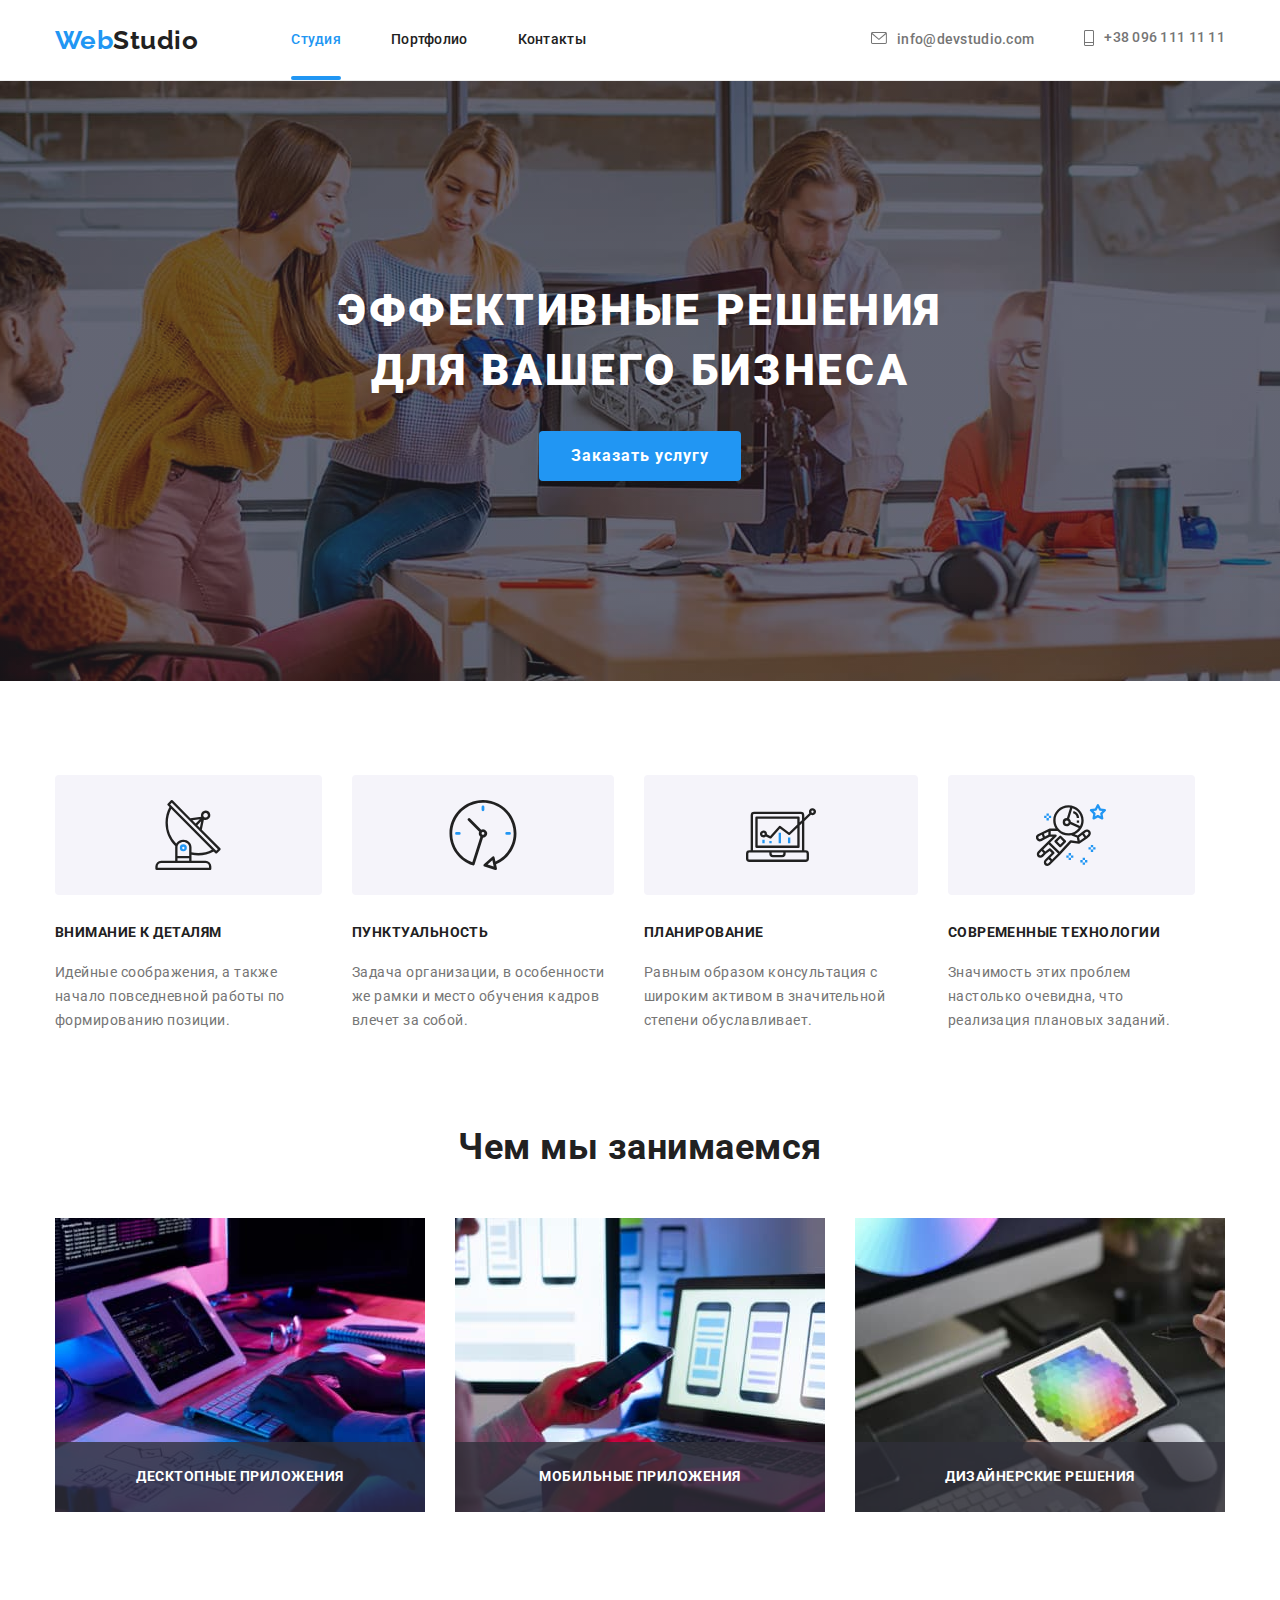
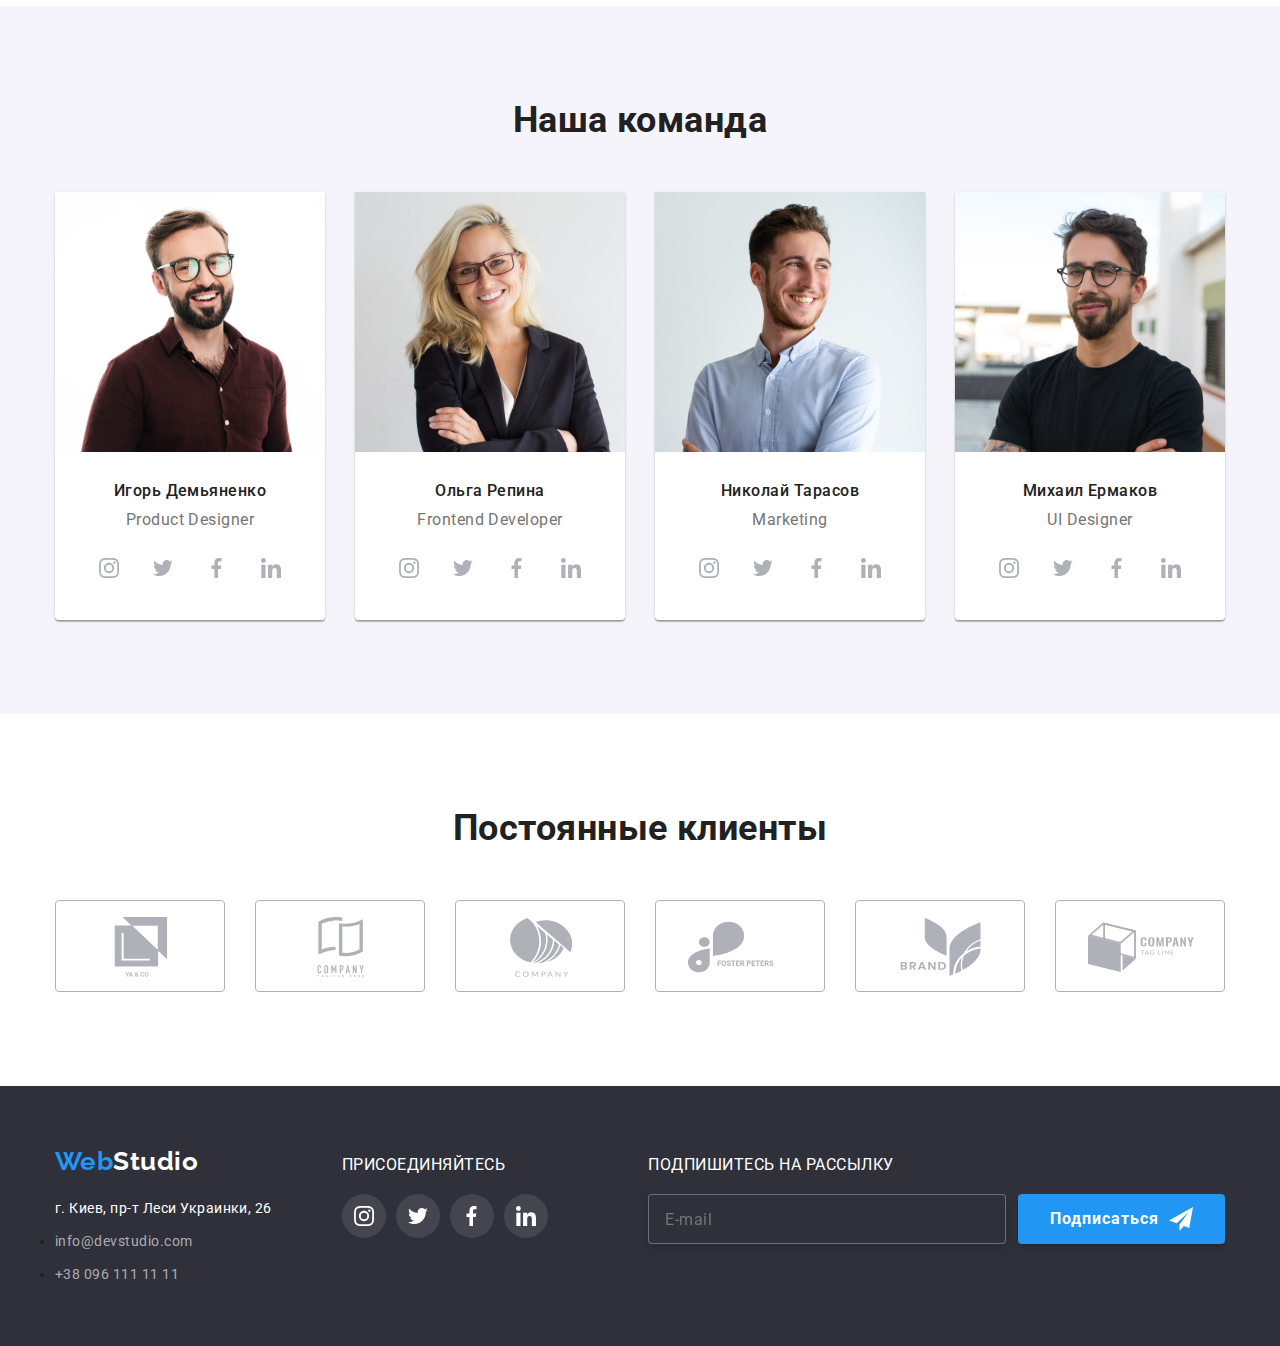
<file: index.html>
<!DOCTYPE html>
<html lang="ru">
<head>
    <meta charset="UTF-8">
    <title>Document</title>
    <link href="https://fonts.googleapis.com/css2?family=Raleway:wght@700&family=Roboto:wght@400;500;700;900&display=swap" rel="stylesheet"/>
    <link href="https://cdnjs.cloudflare.com/ajax/libs/modern-normalize/1.1.0/modern-normalize.min.css" rel="stylesheet"/>
    <link rel="stylesheet" href="./css/main.min.css"/>
</head>
<body>
    <!-- ===========шапка начало=========== -->
    <header class="page-header">
        <div class="page-header__nav contener">
            <nav class="nav">      
                <a href="./index.html" class="nav__logo"> 
                    <span class="nav__logo-web">Web</span>Studio
                </a>
                <ul class="site-nav">
                    <li class="site-nav__item"><a class="site-nav__link site-nav__link--current" href="./index.html" >Студия</a></li>
                    <li class="site-nav__item"><a class="site-nav__link" href="./portfolio.html" >Портфолио</a></li>
                    <li class="site-nav__item"><a class="site-nav__link" href="" >Контакты</a></li>
                </ul>
            </nav>
                <ul class="contact">
                    <li class="contact__item"><a href="mailto:info@devstudio.com" class="contact__link" lang="en">
                        <svg class="contact__icon">
                            <use href="./images/symbol-defs.svg#icon-email"></use>
                        </svg>
                        info@devstudio.com</a></li>
                    <li class="contact__item"><a href="tel:+380961111111" class="contact__link">
                        <svg class="contact__icons">
                            <use href="./images/symbol-defs.svg#icon-tel"></use>
                        </svg>
                        +38 096 111 11 11</a></li>
                </ul>
        </div>
    </header> 
    <!-- ===========шапка конец=========== -->
    <main>
    <!-- ===========Секция герой начало=========== -->
    <section class="hero">
        <div class="contener">
            <h1 class="hero__title">Эффективные решения</br> для вашего бизнеса</h1>
            <button class="hero__button" data-modal-open type="button">Заказать услугу</button>
        </div>
        </section>
    <!-- ===========Секция герой конец=========== -->

    <!-- ===========Секция special начало=========== -->
        <section class="special-section">
            <!--скрытый заголовок-->
            <h2 class="special-section_title special-section_title-hidden">Особенности</h2>
            <div class="contener">
                <ul class="features">
                <li class="features__item">
                    <div class="features__box">
                        <svg class="features__icon">
                        <use href="./images/symbol-defs.svg#icon-antenna"></use>
                    </svg>
                    </div>
                    <h3 class="features__title">Внимание к деталям</h3>
                    <p class="features__text">Идейные соображения, а также начало повседневной работы по формированию позиции.</p>
                </li>
                <li class="features__item">
                    <div class="features__box">
                      <svg class="features__icon">
                        <use href="./images/symbol-defs.svg#icon-clock"></use>
                    </svg> 
                    </div>
                    <h3 class="features__title">Пунктуальность</h3>
                    <p class="features__text">Задача организации, в особенности же рамки и место обучения кадров влечет за собой.</p>
                </li>
                <li class="features__item">
                    <div class="features__box">
                       <svg class="features__icon">
                        <use href="./images/symbol-defs.svg#icon-diagram"></use>
                    </svg>
                    </div>
                    <h3 class="features__title">Планирование</h3>
                    <p class="features__text">Равным образом консультация с широким активом в значительной степени обуславливает.</p>
                </li>
                <li class="features__item">
                    <div class="features__box">
                       <svg class="features__icon">
                        <use href="./images/symbol-defs.svg#icon-astronaut"></use>
                    </svg>
                    </div>
                    <h3 class="features__title">Современные технологии</h3>
                    <p class="features__text">Значимость этих проблем настолько очевидна, что реализация плановых заданий.</p>
                </li>
            </ul>
        </div>
        </section>
        <section class="section">
        <div class="contener">
        <h2 class="special-section_title">Чем мы занимаемся</h2>
        <ul class="section__list">
            <li class="section__item">
                <div class="section__tumbimg">
                    <img src="./images/img.jpg" alt="компьютер мужские руки печатают" width="370" />
                <div class="section__tumbtext">
                    <p class="section__tumbtitle">Десктопные приложения</p>
                </div>
                </div>
                
            </li>
            <li class="section__item">
                <div class="section__tumbimg">
                    <img src="./images/imga.jpg" alt="компьютер в женской левой руке телефон" width="370" />
                <div class="section__tumbtext">
                    <p class="section__tumbtitle">Мобильные приложения</p>
                </div>
                
            </li>
            <li class="section__item">
                <div class="section__tumbimg">
                    <img src="./images/imgb.jpg" alt="планшет в руках с выбором цветов" width="370" />
                <div class="section__tumbtext">
                    <p class="section__tumbtitle">Дизайнерские решения</p>
                </div>
                
            </li>
        </ul>
    </div>
    </section> 
    <!-- ===========Секция special конец=========== -->

    <!-- ===========Секция team ночало=========== -->
    <section class="team-section">
        <div class="contener">
        <h2 class="special-section_title">Наша команда</h2>
        <ul class="team">
            <li class="team__item">
                <div class="team__image">
                    <img src="./images/imgc.jpg" alt="мужчина в очках с бородой темная рубажка" width="270" />
                </div>
                <div class="team__content">
                <h3 class="team__title">Игорь Демьяненко</h3>
                <p class="team__text" lang="en">Product Designer</p>
                <ul class="team__list">
                    <li class="team__items">
                        <a href="" class="team__link" aria-label="instagram">
                            <svg class="team__icon">
                                <use href="./images/symbol-defs.svg#icon-foto"></use>
                            </svg>
                        </a>
                    </li>
                    <li class="team__items">
                        <a href="" class="team__link" aria-label="twitter">
                            <svg class="team__icon">
                                <use href="./images/symbol-defs.svg#icon-fly"></use>
                            </svg>
                        </a>
                    </li>
                    <li class="team__items">
                        <a href="" class="team__link" aria-label="facebook">
                            <svg class="team__icon">
                                <use href="./images/symbol-defs.svg#icon-f"></use>
                            </svg>
                        </a>
                    </li>
                    <li class="team__items">
                        <a href="" class="team__link" aria-label="linkedin">
                            <svg class="team__icon">
                                <use href="./images/symbol-defs.svg#icon-in"></use>
                            </svg>
                        </a>
                    </li>
                </ul>    
            </div>
                
            </li>
            <li class="team__item">
                <div class="team__image">
                    <img src="./images/imgd.jpg" alt="женщина в очках" width="270"/>
                </div>
                <div class="team__content">
                    <h3 class="team__title">Ольга Репина</h3>
                    <p class="team__text" lang="en">Frontend Developer</p>
                    <ul class="team__list">
                        <li class="team__items">
                            <a href="" class="team__link" aria-label="instagram">
                                <svg class="team__icon">
                                    <use class="ii" href="./images/symbol-defs.svg#icon-foto"></use>
                                </svg>
                            </a>
                        </li>
                        <li class="team__items">
                            <a href="" class="team__link" aria-label="twitter">
                                <svg class="team__icon">
                                    <use href="./images/symbol-defs.svg#icon-fly"></use>
                                </svg>
                            </a>
                        </li>
                        <li class="team__items">
                            <a href="" class="team__link" aria-label="facebook">
                                <svg class="team__icon">
                                    <use href="./images/symbol-defs.svg#icon-f"></use>
                                </svg>
                            </a>
                        </li>
                        <li class="team__items">
                            <a href="" class="team__link" aria-label="linkedin">
                                <svg class="team__icon">
                                    <use href="./images/symbol-defs.svg#icon-in"></use>
                                </svg>
                            </a>
                        </li>
                    </ul>
                </div>
                
            </li>
            <li class="team__item">
                <div class="team__image">
                    <img src="./images/imgi.jpg" alt="мужчина с бородой светлая рубажка" width="270" />
                </div>
                <div class="team__content">
                <h3 class="team__title">Николай Тарасов</h3>
                <p class="team__text" lang="en">Marketing</p>
                <ul class="team__list">
                    <li class="team__items">
                        <a href="" class="team__link" aria-label="instagram">
                            <svg class="team__icon">
                                <use href="./images/symbol-defs.svg#icon-foto"></use>
                            </svg>
                        </a>
                    </li>
                    <li class="team__items">
                        <a href="" class="team__link" aria-label="twitter">
                            <svg class="team__icon">
                                <use href="./images/symbol-defs.svg#icon-fly"></use>
                            </svg>
                        </a>
                    </li>
                    <li class="team__items">
                        <a href="" class="team__link" aria-label="facebook">
                            <svg class="team__icon">
                                <use href="./images/symbol-defs.svg#icon-f"></use>
                            </svg>
                        </a>
                    </li>
                    <li class="team__items">
                        <a href="" class="team__link" aria-label="linkedin">
                            <svg class="team__icon">
                                <use href="./images/symbol-defs.svg#icon-in"></use>
                            </svg>
                        </a>
                    </li>
                </ul>    
            </div>

            </li>
            <li class="team__item">
                <div class="team__image">
                    <img src="./images/imgf.jpg" alt="мужчина в очках с бородой черная футболка" width="270" />
                </div>
                <div class="team__content">
                <h3 class="team__title">Михаил Ермаков</h3>
                <p class="team__text" lang="en">UI Designer</p>
                <ul class="team__list">
                    <li class="team__items">
                        <a href="" class="team__link" aria-label="instagram">
                            <svg class="team__icon">
                                <use href="./images/symbol-defs.svg#icon-foto"></use>
                            </svg>
                        </a>
                    </li>
                    <li class="team__items">
                        <a href="" class="team__link" aria-label="twitter">
                            <svg class="team__icon">
                                <use href="./images/symbol-defs.svg#icon-fly"></use>
                            </svg>
                        </a>
                    </li>
                    <li class="team__items">
                        <a href="" class="team__link" aria-label="facebook">
                            <svg class="team__icon">
                                <use href="./images/symbol-defs.svg#icon-f"></use>
                            </svg>
                        </a>
                    </li>
                    <li class="team__items">
                        <a href="" class="team__link" aria-label="linkedin">
                            <svg class="team__icon">
                                <use href="./images/symbol-defs.svg#icon-in"></use>
                            </svg>
                        </a>
                    </li>
                </ul>    
            </div>

            </li>
        </ul>
    </div>
    </section>
    <!-- ===========Секция наша команда конец=========== -->
    <!-- ===========Секция клиенты ночало=========== -->
    <section class="section">
        <div class="contener">
        <h2 class="special-section_title">Постоянные клиенты</h2>
        <ul class="client">
            <li class="client__item">
                <a href="" class="client__link" aria-label="компания yaco">
                    <svg class="client__icon">
                        <use href="./images/symbol-defs.svg#icon-yaco"></use>
                    </svg>
                </a>
            </li>
            <li class="client__item">
                <a href="" class="client__link" aria-label="компания tagline here">
                    <svg class="client__icon">
                        <use href="./images/symbol-defs.svg#icon-companyth"></use>
                    </svg>
                </a>
            </li>
            <li class="client__item">
                <a href="" class="client__link" aria-label="компания">
                    <svg class="client__icon">
                        <use href="./images/symbol-defs.svg#icon-company"></use>
                    </svg>
                </a>
            </li>
            <li class="client__item">
                <a href="" class="client__link" aria-label="компания foster peters">
                    <svg class="client__icon">
                        <use href="./images/symbol-defs.svg#icon-foster"></use>
                    </svg>
                </a>
            </li>
            <li class="client__item">
                <a href="" class="client__link" aria-label="компания brand">
                    <svg class="client__icon">
                        <use href="./images/symbol-defs.svg#icon-brand"></use>
                    </svg>
                </a>
            </li>
            <li class="client__item">
                <a href="" class="client__link" aria-label="компания tag line">
                    <svg class="client__icon">
                    <use href="./images/symbol-defs.svg#icon-companytl"></use>
                </svg>
            </a>
            </li>
        </ul>
    </div>
    </section>
    <!-- ===========Секция клиенты конец=========== -->
    </main>
   <!-- ===========подвал начало=========== -->
    <footer class="page-footer">
        <div class="contener page-footer__contener">
            <div class="page-footer__box">
            <a href="./index.html" class="page-footer__logo"> <span class="page-footer__logo-web">Web</span>Studio</a>
        <address class="page-footer__address">
        г. Киев, пр-т Леси Украинки, 26
        <ul class="page-footer__contact">
            <li class="page-footer__item"><a href="mailto:info@devstudio.com" class="page-footer__link" lang="en">info@devstudio.com</a></li>
            <li class="page-footer__item"><a href="tel:+380961111111" class="page-footer__link">+38 096 111 11 11</a></li>
        </ul>
    </address>
    </div>
        <div class="footer__contener">
            <article class="footer__title">присоединяйтесь</article>
            <ul class="footer__list">
                <li class="footer__item">
                    <a href="" class="footer__link" aria-label="Вконтакте">
                        <svg class="footer__icon">
                            <use href="./images/symbol-defs.svg#icon-foto"></use>
                        </svg>
                    </a>
                </li>
                <li class="footer__item">
                    <a href="" class="footer__link" aria-label="Вконтакте">
                        <svg class="footer__icon">
                            <use href="./images/symbol-defs.svg#icon-fly"></use>
                        </svg>
                    </a>
                </li>
                <li class="footer__item">
                    <a href="" class="footer__link" aria-label="Вконтакте">
                        <svg class="footer__icon">
                            <use href="./images/symbol-defs.svg#icon-f"></use>
                        </svg>
                    </a>
                </li>
                <li class="footer__item__item">
                    <a href="" class="footer__link" aria-label="Вконтакте">
                        <svg class="footer__icon">
                            <use href="./images/symbol-defs.svg#icon-in"></use>
                        </svg>
                    </a>
                </li>
            </ul>
        </div>
        <div class="footer-sign">
            <article class="footer-sign__title">
                Подпишитесь на рассылку
            </article>
            <form class="footer-sign__form">
                   <input class="footer-sign__input" type="email" name="email" placeholder="E-mail"/>
              
            <button class="footer-sign__button" type="submit">
                Подписаться
                <svg class="footer-sign__icon">
                    <use href="./images/symbol.svg#icon-plane"></use>
                </svg>
            </button>
        </form>
        </div>
    </div>
    
     </footer>
    <!-- ===========подвал конец=========== -->
<!-- модальное окно-->
<div class="backdrop is-hidden" data-modal>
        <div class="modal">
            <button class="modal__button" data-modal-close type="button">
                
                <svg class="modal__icon">
                    <use href="./images/symbol.svg#icon-close"></use>
                </svg>
            </button>
        <!-- Подпишитесь начало -->
        <div class="modal-panel">
                <form class="modal-panel__form js-speaker-form">
                <article class="modal-panel__title">Оставьте свои данные, мы вам перезвоним</article>
                <ul class="modal-panel__list">
                <li class="modal-panel__li">
                    <label class="modal-panel__label" for="name">
                        Имя</label>
                        <div class="modal-panel__div">
                        <input class="modal-panel__input" type="text" name="name" placeholder=" " id="name"/>    
                        <svg class="modal-panel__icon">
                            <use href="./images/symbol.svg#icon-telo"></use>
                        </svg>
                        
                        </div>
                </li>
                <li class="modal-panel__li">
                    <label class="modal-panel__label" for="tel">
                        Телефон</label>
                        <div class="modal-panel__div">
                            <input class="modal-panel__input" type="tel" name="tel" placeholder=" " id="tel"/>
                            <svg class="modal-panel__icon">
                                <use href="./images/symbol.svg#icon-tel"></use>
                            </svg>
                        </div>
                        
                    
                </li>
                <li class="modal-panel__li">
                    <label class="modal-panel__label" for="email">
                        Почта</label>
                        <div class="modal-panel__div">
                            <input class="modal-panel__input" type="email" name="email" placeholder=" " id="email"/>
                            <svg class="modal-panel__icon">
                                <use href="./images/symbol.svg#icon-konvert"></use>
                            </svg>
                            </div>
                </li>
                <li class="modal-panel__li">
                    <label class="modal-panel__label" for="comment">
                        Комментарий</label>
                        <textarea class="modal-panel__textarea" name="comment" id="comment" placeholder="Введите текст"></textarea>
                    
                </li>
                <li class="modal-panel__li">
                    <label class="modal-panel__label modal-panel__label--consent" >
                        <input class="modal-panel__consent" type="checkbox" name="consent">
                        <span class="modal-panel__consenticon"></span>
                        Соглашаюсь с рассылкой и принимаю  <span class="modal-panel__consentspan"> Условия договора</span>
                    </label>
                    
                </li>
            </ul>
                <button type="submit" class="submit__button">Отправить</button>
            </form>
        </div>
        <!-- Подпишитесь конец -->
    </div>
</div>

<script>
    (() => {
    document
        .querySelector ('.js-speaker-form')
        .addEventListener ('.sabmit', e => {
            e.preventDefault();
        
        new formdate(e.currentTarget). forEach ((value, name) =>
            console.log('${name}: {value}'),
        );
        });
      })();
</script>
<!-- модальное окно-->
<script src="./js/modal.js"></script>
</body>
</html>
</file>
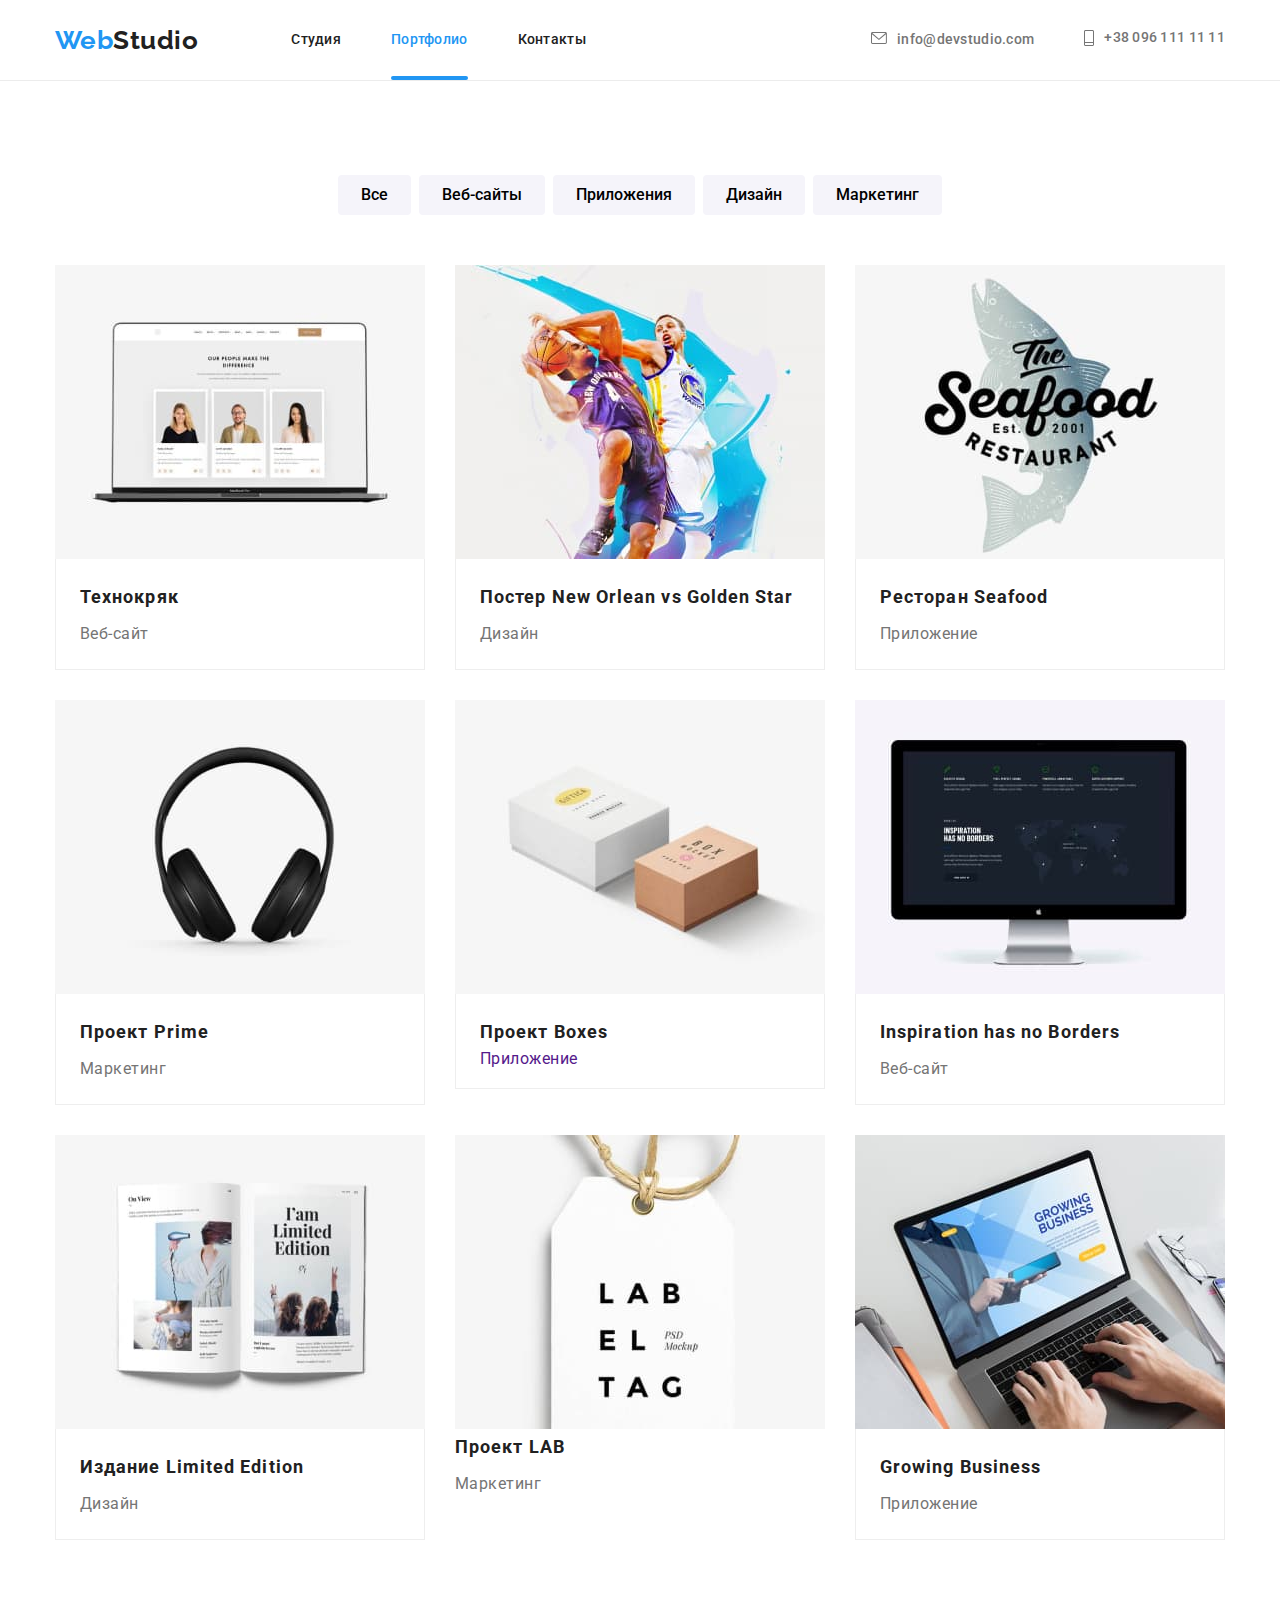
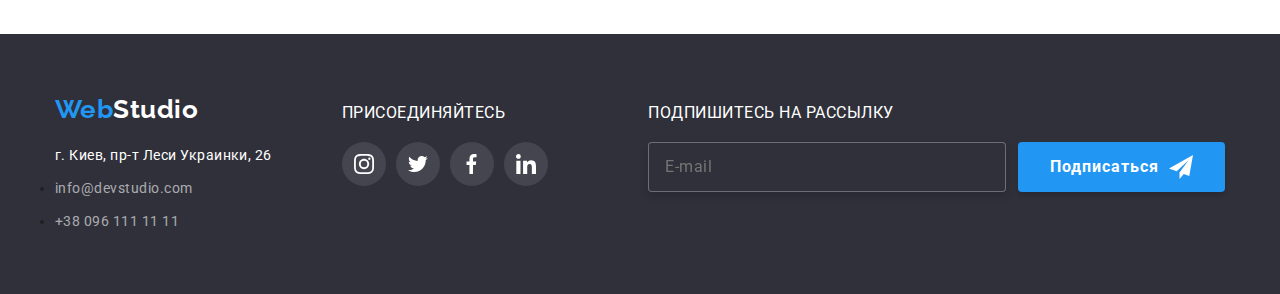
<file: portfolio.html>
<!DOCTYPE html>
<html lang="en">
<head>
    <meta charset="UTF-8">
    <title>Document</title>
    <link href="https://fonts.googleapis.com/css2?family=Raleway:wght@700&family=Roboto:wght@400;500;700;900&display=swap" rel="stylesheet"/>
    <link href="https://cdnjs.cloudflare.com/ajax/libs/modern-normalize/1.1.0/modern-normalize.min.css" rel="stylesheet"/>
    <link rel="stylesheet" href="./css/main.min.css"/>
</head>
<body class="page">
    <!-- ===========шапка начало=========== -->
    <header class="page-header">
        <div class="page-header__nav contener">
            <nav class="nav">      
                <a href="./index.html" class="nav__logo"> 
                    <span class="nav__logo-web">Web</span>Studio
                </a>
                <ul class="site-nav">
                    <li class="site-nav__item"><a class="site-nav__link" href="./index.html" >Студия</a></li>
                    <li class="site-nav__item"><a class="site-nav__link site-nav__link--current" href="./portfolio.html" >Портфолио</a></li>
                    <li class="site-nav__item"><a class="site-nav__link" href="" >Контакты</a></li>
                </ul>
            </nav>
                <ul class="contact">
                    <li class="contact__item"><a href="mailto:info@devstudio.com" class="contact__link" lang="en">
                        <svg class="contact__icon">
                            <use href="./images/symbol-defs.svg#icon-email"></use>
                        </svg>
                        info@devstudio.com</a></li>
                    <li class="contact__item"><a href="tel:+380961111111" class="contact__link">
                        <svg class="contact__icons">
                            <use href="./images/symbol-defs.svg#icon-tel"></use>
                        </svg>
                        +38 096 111 11 11</a></li>
                </ul>
        </div>
    </header> 
    <!-- ===========шапка конец=========== -->
    <main>
    <section class="section">
        <!--кнопки-->
        <div class="contener">
        <ul class="project__button">
            <li class="project__item">
                <button type="button" class="project__btn">Все</button>
            </li>
            <li class="project__item">
                <button type="button" class="project__btn">Веб-сайты</button>
            </li>
            <li class="project__item">
                <button type="button" class="project__btn">Приложения</button>
            </li>
            <li class="project__item">
                <button type="button" class="project__btn">Дизайн</button>
            </li>
            <li class="project__item">
                <button type="button" class="project__btn">Маркетинг</button>
            </li>
        </ul>
    
    
    <!--Технокряк-->
    <!--скрытый заголовок-->
         <h1 class="special-section_title-hidden">проекты</h1>
         
            <ul class="project">
                <li class="project__list">
                    <a class="project__link" href="">
                        <div class="project__imege">
                         <img src="./images/portfolio/a.jpg" alt="ноутбук" width="370" />   
                        <div class="project__tunbtext">
                            <p>Технокряк это современная площадка распространения коронавируса. Компании используют эту платформу для цифрового шпионажа и атак на защищённые сервера конкурентов.</p>
                        </div>
                        </div>
                        <div class="project__content">
                        <h2 class="project__title">Технокряк</h2>
                        <p class="project__text">Веб-сайт</p>
                </div>
                    
                    </a>
                </li>
                <li class="project__list">
                    <a class="project__link" href="">
                        <div class="project__imege">
                            <img src="./images/portfolio/b.jpg" alt="баскетбол" width="370" />
                            <div class="project__tunbtext">
                                <p>Технокряк это современная площадка распространения коронавируса. Компании используют эту платформу для цифрового шпионажа и атак на защищённые сервера конкурентов.</p>
                            </div>
                        </div>
                        <div class="project__content">
                            <h2 class="project__title">Постер New Orlean vs Golden Star</h2>
                    <p class="project__text">Дизайн</p>
                        </div>
                    
                    </a>
                </li>
                <li class="project__list">
                    <a class="project__link" href="">
                        <div class="project__imege">
                            <img src="./images/portfolio/c.jpg" alt="рыба иназвание ресторана" width="370" />
                            <div class="project__tunbtext">
                                <p>Технокряк это современная площадка распространения коронавируса. Компании используют эту платформу для цифрового шпионажа и атак на защищённые сервера конкурентов.</p>
                            </div>
                        </div>
                        <div class="project__content">
                            <h2 class="project__title">Ресторан Seafood</h2>
                    <p class="project__text">Приложение</p>
                        </div>
                    
                    </a>
                </li>
                <li class="project__list">
                    <a class="project__link" href="">
                        <div class="project__imege">
                            <img src="./images/portfolio/d.jpg" alt="наушники" width="370" />
                            <div class="project__tunbtext">
                                <p>Технокряк это современная площадка распространения коронавируса. Компании используют эту платформу для цифрового шпионажа и атак на защищённые сервера конкурентов.</p>
                            </div>
                        </div>
                        <div class="project__content">
                            <h2 class="project__title">Проект Prime</h2>
                    <p class="project__text">Маркетинг</p>
                        </div>
                    
                    </a>
                </li>
                <li class="project__list">
                    <a class="project__link" href="">
                        <div class="project__imege">
                            <img src="./images/portfolio/e.jpg" alt="два блока" width="370" />
                            <div class="project__tunbtext">
                                <p>Технокряк это современная площадка распространения коронавируса. Компании используют эту платформу для цифрового шпионажа и атак на защищённые сервера конкурентов.</p>
                            </div>
                        </div>
                        <div class="project__content">
                            <h2 class="project__title">Проект Boxes</h2>
                    <p class="pproject__text">Приложение</p>
                        </div>
                    
                    </a>
                </li>
                <li class="project__list">
                    <a class="project__link" href="">
                        <div class="project__imege">
                            <img src="./images/portfolio/f.jpg" alt="монитор" width="370" />
                            <div class="project__tunbtext">
                                <p>Технокряк это современная площадка распространения коронавируса. Компании используют эту платформу для цифрового шпионажа и атак на защищённые сервера конкурентов.</p>
                            </div>
                        </div>
                        <div class="project__content">
                            <h2 class="project__title">Inspiration has no Borders</h2>
                    <p class="project__text">Веб-сайт</p>
                        </div>
                    
                    </a>
                </li>
                <li class="project__list">
                    <a class="project__link" href="">
                        <div class="project__imege">
                            <img src="./images/portfolio/g.jpg" alt="открытый журнал" width="370" />
                            <div class="project__tunbtext">
                                <p>Технокряк это современная площадка распространения коронавируса. Компании используют эту платформу для цифрового шпионажа и атак на защищённые сервера конкурентов.</p>
                            </div>
                        </div>
                        <div class="project__content">
                            <h2 class="project__title">Издание Limited Edition</h2>
                    <p class="project__text">Дизайн</p>
                        </div>
                    
                    </a>
                </li>
                <li class="project__list">
                    <a class="project__link" href="">
                        <div class="project__imege">
                            <img src="./images/portfolio/h.jpg" alt="бирка" width="370" />
                            <div class="project__tunbtext">
                                <p>Технокряк это современная площадка распространения коронавируса. Компании используют эту платформу для цифрового шпионажа и атак на защищённые сервера конкурентов.</p>
                            </div>
                        </div>
                        <div class="project-content">
                             <h2 class="project__title">Проект LAB</h2>
                    <p class="project__text">Маркетинг</p>
                        </div>
                   
                    </a>
                </li>
                <li class="project__list">
                    <a class="project__link" href="">
                        <div class="project__imege">
                            <img src="./images/portfolio/i.jpg" alt="лептоп" width="370" />
                            <div class="project__tunbtext">
                                <p>Технокряк это современная площадка распространения коронавируса. Компании используют эту платформу для цифрового шпионажа и атак на защищённые сервера конкурентов.</p>
                            </div>
                        </div>
                        <div class="project__content">
                            <h2 class="project__title">Growing Business</h2>
                    <p class="project__text">Приложение</p>
                        </div>
                    
                    </a>
                </li>
            </ul>
        </div>
        </section>
    </main>
    <!-- ===========подвал начало=========== -->
    <footer class="page-footer">
        <div class="contener page-footer__contener">
            <div class="page-footer__box">
            <a href="./index.html" class="page-footer__logo"> <span class="page-footer__logo-web">Web</span>Studio</a>
        <address class="page-footer__address">
        г. Киев, пр-т Леси Украинки, 26
        <ul class="page-footer__contact">
            <li class="page-footer__item"><a href="mailto:info@devstudio.com" class="page-footer__link" lang="en">info@devstudio.com</a></li>
            <li class="page-footer__item"><a href="tel:+380961111111" class="page-footer__link">+38 096 111 11 11</a></li>
        </ul>
    </address>
    </div>
        <div class="footer__contener">
            <article class="footer__title">присоединяйтесь</article>
            <ul class="footer__list">
                <li class="footer__item">
                    <a href="" class="footer__link" aria-label="Вконтакте">
                        <svg class="footer__icon">
                            <use href="./images/symbol-defs.svg#icon-foto"></use>
                        </svg>
                    </a>
                </li>
                <li class="footer__item">
                    <a href="" class="footer__link" aria-label="Вконтакте">
                        <svg class="footer__icon">
                            <use href="./images/symbol-defs.svg#icon-fly"></use>
                        </svg>
                    </a>
                </li>
                <li class="footer__item">
                    <a href="" class="footer__link" aria-label="Вконтакте">
                        <svg class="footer__icon">
                            <use href="./images/symbol-defs.svg#icon-f"></use>
                        </svg>
                    </a>
                </li>
                <li class="footer__item__item">
                    <a href="" class="footer__link" aria-label="Вконтакте">
                        <svg class="footer__icon">
                            <use href="./images/symbol-defs.svg#icon-in"></use>
                        </svg>
                    </a>
                </li>
            </ul>
        </div>
        <div class="footer-sign">
            <article class="footer-sign__title">
                Подпишитесь на рассылку
            </article>
            <form class="footer-sign__form">
                   <input class="footer-sign__input" type="email" name="email" placeholder="E-mail"/>
              
            <button class="footer-sign__button" type="submit">
                Подписаться
                <svg class="footer-sign__icon">
                    <use href="./images/symbol.svg#icon-plane"></use>
                </svg>
            </button>
        </form>
        </div>
    </div>
    
     </footer>
    <!-- ===========подвал конец=========== -->
    
    </body>
</html>
</file>
<file: css/main.min.css>
body{background-color:#fff;color:#212121;font-family:'Roboto', sans-serif;letter-spacing:0.03em}h1,h2,h3,h4,p,ul{margin:0;padding:0}img{display:block;max-width:100%;height:auto}.contener{margin-left:auto;margin-right:auto;width:1200px;padding-left:15px;padding-right:15px}.section{padding-top:94px;padding-bottom:94px}.page-header{background-color:#fff;border-bottom:1px solid #ECECEC}.page-header__nav{display:-webkit-box;display:-ms-flexbox;display:flex;-webkit-box-align:center;-ms-flex-align:center;align-items:center}.nav{display:-webkit-box;display:-ms-flexbox;display:flex;-webkit-box-align:center;-ms-flex-align:center;align-items:center}.nav__logo{margin-right:93px;padding:0;color:#212121;font-family:'Raleway', sans-serif;font-style:normal;font-weight:700;font-size:26px;line-height:1.19;list-style:none;text-decoration:none;-webkit-transition:color 250ms cubic-bezier(0.4, 0, 0.2, 1);transition:color 250ms cubic-bezier(0.4, 0, 0.2, 1)}.nav__logo:hover,.nav__logo:focus{color:#2196F3}.nav__logo-web{color:#2196F3}.site-nav{display:-webkit-box;display:-ms-flexbox;display:flex;font-weight:500;font-size:14px;line-height:1.14;letter-spacing:0.02em;list-style:none;font-style:normal;color:#212121}.site-nav__item:not(:last-child){margin-right:50px}.site-nav__link{display:block;padding-top:32px;padding-bottom:32px;text-decoration:none;color:#212121;-webkit-transition:color 250ms cubic-bezier(0.4, 0, 0.2, 1);transition:color 250ms cubic-bezier(0.4, 0, 0.2, 1)}.site-nav__link:hover,.site-nav__link:focus{color:#2196F3}.site-nav__link--current{position:relative;color:#2196F3}.site-nav__link--current::after{content:'';position:absolute;left:0;bottom:0;display:block;width:100%;height:4px;border-radius:2px;background-color:#2196F3}.contact{display:-webkit-box;display:-ms-flexbox;display:flex;margin-left:auto;fill:#757575;text-align:center;list-style:none;font-style:normal;color:#212121;-webkit-transition:color 250ms cubic-bezier(0.4, 0, 0.2, 1);transition:color 250ms cubic-bezier(0.4, 0, 0.2, 1)}.contact__item:not(:last-child){margin-right:50px}.contact__link{display:-webkit-inline-box;display:-ms-inline-flexbox;display:inline-flex;color:#757575;font-weight:500;font-size:14px;line-height:1.14;letter-spacing:0.02em;text-decoration:none;-webkit-transition:color 250ms cubic-bezier(0.4, 0, 0.2, 1),fill 250ms cubic-bezier(0.4, 0, 0.2, 1);transition:color 250ms cubic-bezier(0.4, 0, 0.2, 1),fill 250ms cubic-bezier(0.4, 0, 0.2, 1)}.contact__link:hover,.contact__link:focus{color:#2196F3;fill:#2196F3}.contact__icon{display:inline-block;width:16px;height:12px;margin-right:10px}.contact__icons{display:inline-block;width:10px;height:16px;margin-right:10px}.hero{max-width:1600px;height:600px;margin-left:auto;margin-right:auto;background-image:-webkit-gradient(linear, left top, left bottom, from(rgba(47,48,58,0.4)), to(rgba(47,48,58,0.4))),url(../images/bghero.jpg);background-image:linear-gradient(rgba(47,48,58,0.4), rgba(47,48,58,0.4)),url(../images/bghero.jpg);background-size:cover;background-repeat:no-repeat;background-position:center;padding-top:200px;padding-bottom:200px;background-color:#2F303A;text-align:center}.hero__title{margin-top:0;margin-bottom:30px;color:#fff;font-weight:900;font-size:44px;line-height:1.36;letter-spacing:0.06em;text-transform:uppercase}.hero__button{border:transparent;color:#fff;background-color:#2196F3;font-family:inherit;border-radius:4px;padding:10px 32px;cursor:pointer;font-weight:700;font-size:16px;line-height:1.87;text-align:center;letter-spacing:0.06em;-webkit-transition:background-color 250ms cubic-bezier(0.4, 0, 0.2, 1),-webkit-box-shadow 250ms cubic-bezier(0.4, 0, 0.2, 1);transition:background-color 250ms cubic-bezier(0.4, 0, 0.2, 1),-webkit-box-shadow 250ms cubic-bezier(0.4, 0, 0.2, 1);transition:background-color 250ms cubic-bezier(0.4, 0, 0.2, 1),box-shadow 250ms cubic-bezier(0.4, 0, 0.2, 1);transition:background-color 250ms cubic-bezier(0.4, 0, 0.2, 1),box-shadow 250ms cubic-bezier(0.4, 0, 0.2, 1),-webkit-box-shadow 250ms cubic-bezier(0.4, 0, 0.2, 1)}.hero__button:hover,.hero__button:focus{background-color:#188CE8;-webkit-box-shadow:0px 4px 4px rgba(0,0,0,0.15);box-shadow:0px 4px 4px rgba(0,0,0,0.15)}.special-section{display:-webkit-box;display:-ms-flexbox;display:flex;padding-top:94px}.special-section_title{margin-top:0;margin-bottom:50px;color:#212121;font-weight:700;font-size:36px;line-height:1.16;text-align:center}.special-section_title-hidden{position:absolute;width:1px;height:1px;margin:-1px;padding:0;overflow:hidden;border:0;clip:rect(0 0 0 0)}.features{display:-webkit-box;display:-ms-flexbox;display:flex;list-style:none;text-decoration:none;font-style:normal;color:#212121}.features__item{width:calc((100%-90px)/4);margin-right:30px}.features__box{height:120px;margin-bottom:30px;display:-webkit-box;display:-ms-flexbox;display:flex;-webkit-box-align:center;-ms-flex-align:center;align-items:center;-webkit-box-pack:center;-ms-flex-pack:center;justify-content:center;background-color:#F5F4FA;border-radius:4px}.features__icon{display:-webkit-inline-box;display:-ms-inline-flexbox;display:inline-flex;width:70px;height:70px;background-repeat:no-repeat;background-position:center}.features__title{margin-top:0;margin-bottom:20px;color:#212121;font-weight:700;font-size:14px;line-height:1.14;text-transform:uppercase}.features__text{margin-top:0;margin-bottom:0;color:#757575;font-size:14px;line-height:1.71}.section__list{display:-webkit-box;display:-ms-flexbox;display:flex;list-style:none;text-decoration:none}.section__item{width:calc((100%-60px)/3);margin-right:30px}.section__item:last-child{margin-right:0}.section__tumbimg{position:relative}.section__tumbtext{display:-webkit-box;display:-ms-flexbox;display:flex;-webkit-box-pack:center;-ms-flex-pack:center;justify-content:center;-webkit-box-align:center;-ms-flex-align:center;align-items:center;position:absolute;left:0;bottom:0;background-color:rgba(47,48,58,0.8);text-transform:uppercase;color:#fff;width:100%;height:70px;font-weight:700;font-size:14px;line-height:1.14}.team-section{padding-top:94px;padding-bottom:94px;background-color:#F5F4FA}.team{display:-webkit-box;display:-ms-flexbox;display:flex;padding:0;text-decoration:none;list-style:none;margin-left:-30px;margin-top:-30px}.team__item{-ms-flex-preferred-size:calc(100% / 3 - 30px);flex-basis:calc(100% / 3 - 30px);margin-left:30px;margin-top:30px;-webkit-box-shadow:0px 1px 3px rgba(0,0,0,0.12),0px 1px 1px rgba(0,0,0,0.14),0px 2px 1px rgba(0,0,0,0.2);box-shadow:0px 1px 3px rgba(0,0,0,0.12),0px 1px 1px rgba(0,0,0,0.14),0px 2px 1px rgba(0,0,0,0.2);border-radius:0px 0px 4px 4px}.team__content{padding-top:30px;padding-bottom:30px;background-color:#fff;border-radius:0px 0px 4px 4px}.team__title{margin-bottom:10px;color:#212121;font-weight:500;font-size:16px;line-height:1.18;text-align:center}.team__text{color:#757575;font-size:16px;line-height:1.18;text-align:center;margin-bottom:16px}.team__list{margin:0;padding:0;display:-webkit-box;display:-ms-flexbox;display:flex;-webkit-box-align:center;-ms-flex-align:center;align-items:center;-webkit-box-pack:center;-ms-flex-pack:center;justify-content:center;list-style:none}.team__items{display:-webkit-box;display:-ms-flexbox;display:flex;-webkit-box-align:center;-ms-flex-align:center;align-items:center;-webkit-box-pack:center;-ms-flex-pack:center;justify-content:center;width:44px;height:44px;margin-right:10px;border-radius:50%}.team__items:last-child{margin-right:0}.team__icon{width:20px;height:20px}.team__link{display:block;width:44px;height:44px;padding:12px;border-radius:50%;fill:#AFB1B8;-webkit-transition:background-color 250ms cubic-bezier(0.4, 0, 0.2, 1),fill 250ms cubic-bezier(0.4, 0, 0.2, 1);transition:background-color 250ms cubic-bezier(0.4, 0, 0.2, 1),fill 250ms cubic-bezier(0.4, 0, 0.2, 1)}.team__link:hover,.team__link:focus{background-color:#2196F3;fill:#fff}.client{display:-webkit-box;display:-ms-flexbox;display:flex;-webkit-box-pack:center;-ms-flex-pack:center;justify-content:center;list-style:none}.client__link{display:block;background-repeat:no-repeat;background-position:center;padding:16px 32px;width:170px;height:92px;background-color:#fff;border:1px solid #AFB1B8;border-radius:4px;fill:#AFB1B8;-webkit-transition:border 250ms cubic-bezier(0.4, 0, 0.2, 1),fill 250ms cubic-bezier(0.4, 0, 0.2, 1);transition:border 250ms cubic-bezier(0.4, 0, 0.2, 1),fill 250ms cubic-bezier(0.4, 0, 0.2, 1)}.client__link:hover,.client__link:focus{border:1px solid #2196F3;border-radius:4px;fill:#2196F3}.client__item{margin-right:30px}.client__item:last-child{margin-right:0}.client__icon{width:106px;height:60px}.page-footer{display:-webkit-box;display:-ms-flexbox;display:flex;padding-top:60px;padding-bottom:60px;background-color:#2F303A}.page-footer__contener{display:-webkit-box;display:-ms-flexbox;display:flex;-webkit-box-align:baseline;-ms-flex-align:baseline;align-items:baseline}.page-footer__box{margin-right:70px}.page-footer__logo{display:block;margin-bottom:20px;color:#fff;font-family:'Raleway';font-weight:700;font-size:26px;line-height:1.19;list-style:none;text-decoration:none;-webkit-transition:color 250ms cubic-bezier(0.4, 0, 0.2, 1);transition:color 250ms cubic-bezier(0.4, 0, 0.2, 1)}.page-footer__logo:hover,.page-footer__logo:focus{color:#2196F3}.page-footer__logo-web{color:#2196F3}.page-footer__address{color:#fff;font-style:normal;text-align:left;font-size:14px;line-height:1.71}.page-footer__contact{font-style:normal;color:#212121;-webkit-transition:color 250ms cubic-bezier(0.4, 0, 0.2, 1);transition:color 250ms cubic-bezier(0.4, 0, 0.2, 1)}.page-footer__link{list-style:none;text-decoration:none;color:rgba(255,255,255,0.6);-webkit-transition:color 250ms cubic-bezier(0.4, 0, 0.2, 1);transition:color 250ms cubic-bezier(0.4, 0, 0.2, 1)}.page-footer__link:hover,.page-footer__link:focus{color:#2196F3}.page-footer__item{margin-top:9px}.footer__contener{-ms-flex-line-pack:center;align-content:center;-webkit-box-pack:start;-ms-flex-pack:start;justify-content:flex-start}.footer__title{margin-bottom:20px;line-height:1.14;text-transform:uppercase;color:#fff}.footer__list{display:-webkit-box;display:-ms-flexbox;display:flex;list-style:none}.footer__item{display:-webkit-box;display:-ms-flexbox;display:flex;-webkit-box-align:center;-ms-flex-align:center;align-items:center;-webkit-box-pack:center;-ms-flex-pack:center;justify-content:center;width:44px;height:44px;border:1px solid transparent;margin-right:10px;border-radius:50%;-webkit-transition:background-color 250ms cubic-bezier(0.4, 0, 0.2, 1);transition:background-color 250ms cubic-bezier(0.4, 0, 0.2, 1)}.footer__item:hover,.footer__item:focus{background-color:#2196F3}.footer__item:last-child{margin-right:0}.footer__icon{width:20px;height:20px;background-repeat:no-repeat;background-position:center;fill:#fff}.footer__link{display:block;width:44px;height:44px;padding:12px;border-radius:50%;background-color:rgba(255,255,255,0.1);-webkit-transition:background-color 250ms cubic-bezier(0.4, 0, 0.2, 1);transition:background-color 250ms cubic-bezier(0.4, 0, 0.2, 1)}.footer__link:hover,.footer__link:focus{background-color:#2196F3}.footer-sign{margin-left:auto}.footer-sign__title{margin-bottom:20px;color:#fff;text-transform:uppercase}.footer-sign__form{display:-webkit-box;display:-ms-flexbox;display:flex}.footer-sign__input{width:358px;height:50px;padding:15px 16px;font-size:16px;line-height:1.25;letter-spacing:0.03em;color:rgba(255,255,255,0.6);background-color:#2F303A;border:1px solid rgba(255,255,255,0.3);-webkit-filter:drop-shadow(0px 4px 4px rgba(0,0,0,0.15));filter:drop-shadow(0px 4px 4px rgba(0,0,0,0.15));border-radius:4px}.footer-sign__button{border:transparent;display:-webkit-box;display:-ms-flexbox;display:flex;-webkit-box-align:center;-ms-flex-align:center;align-items:center;margin-left:12px;color:#fff;background-color:#2196F3;font-family:inherit;border-radius:4px;padding:10px 32px;cursor:pointer;font-weight:700;font-size:16px;line-height:1.87;text-align:center;letter-spacing:0.06em;-webkit-transition:background-color 250ms cubic-bezier(0.4, 0, 0.2, 1),-webkit-box-shadow 250ms cubic-bezier(0.4, 0, 0.2, 1);transition:background-color 250ms cubic-bezier(0.4, 0, 0.2, 1),-webkit-box-shadow 250ms cubic-bezier(0.4, 0, 0.2, 1);transition:background-color 250ms cubic-bezier(0.4, 0, 0.2, 1),box-shadow 250ms cubic-bezier(0.4, 0, 0.2, 1);transition:background-color 250ms cubic-bezier(0.4, 0, 0.2, 1),box-shadow 250ms cubic-bezier(0.4, 0, 0.2, 1),-webkit-box-shadow 250ms cubic-bezier(0.4, 0, 0.2, 1);-webkit-box-shadow:0px 4px 4px rgba(0,0,0,0.15);box-shadow:0px 4px 4px rgba(0,0,0,0.15)}.footer-sign__button:hover,.footer-sign__button:focus{background-color:#188CE8;-webkit-box-shadow:0px 4px 4px rgba(0,0,0,0.15);box-shadow:0px 4px 4px rgba(0,0,0,0.15)}.footer-sign__icon{margin-left:10px;width:24px;height:24px}.backdrop{position:fixed;top:0;left:0;width:100%;height:100%;background-color:rgba(0,0,0,0.2);opacity:1;-webkit-transition:opacity 250ms cubic-bezier(0.4, 0, 0.2, 1);transition:opacity 250ms cubic-bezier(0.4, 0, 0.2, 1)}.backdrop.is-hidden{opacity:0;pointer-events:none;visibility:hidden}.modal{position:absolute;top:50%;left:50%;-webkit-transform:translate(-50%, -50%);transform:translate(-50%, -50%);min-width:528px;min-height:581px;background-color:#fff;-webkit-box-shadow:0px 1px 3px rgba(0,0,0,0.12),0px 1px 1px rgba(0,0,0,0.14),0px 2px 1px rgba(0,0,0,0.2);box-shadow:0px 1px 3px rgba(0,0,0,0.12),0px 1px 1px rgba(0,0,0,0.14),0px 2px 1px rgba(0,0,0,0.2);border-radius:4px}.modal__button{position:absolute;top:8px;right:8px;-webkit-transition:fill 250ms cubic-bezier(0.4, 0, 0.2, 1);transition:fill 250ms cubic-bezier(0.4, 0, 0.2, 1);display:-webkit-inline-box;display:-ms-inline-flexbox;display:inline-flex;-webkit-box-align:center;-ms-flex-align:center;align-items:center;-webkit-box-pack:center;-ms-flex-pack:center;justify-content:center;margin:0;width:30px;height:30px;background-color:#fff;border:1px solid rgba(0,0,0,0.1);border-radius:50%;cursor:pointer;z-index:1}.modal__button:hover,.modal__button:focus{fill:#2196F3}.modal__icon{width:14px;height:14px}.modal-panel{position:absolute;top:0;left:0}.modal-panel__form{width:528px;height:581px;margin-left:auto;margin-right:auto;padding:40px;text-align:center}.modal-panel__title{margin-bottom:12px;font-weight:900;font-size:20px;line-height:1.15;text-align:center;letter-spacing:0.03em}.modal-panel__list{text-align:center;list-style:none;font-size:12px;line-height:1.16;letter-spacing:0.01em;color:#757575}.modal-panel__li{display:-webkit-box;display:-ms-flexbox;display:flex;-webkit-box-orient:vertical;-webkit-box-direction:normal;-ms-flex-direction:column;flex-direction:column;margin-bottom:10px}.modal-panel__label{display:-webkit-box;display:-ms-flexbox;display:flex;-webkit-box-align:center;-ms-flex-align:center;align-items:center;margin-bottom:4px}.modal-panel__div{position:relative}.modal-panel__input{width:100%;height:40px;border:1px solid rgba(33,33,33,0.2);border-radius:4px;font-size:14px;margin:0;padding:12px 42px}.modal-panel__icon{position:absolute;top:50%;left:12px;-webkit-transform:translateY(-50%);transform:translateY(-50%);width:18px;height:18px;-webkit-transition:fill 250ms cubic-bezier(0.4, 0, 0.2, 1);transition:fill 250ms cubic-bezier(0.4, 0, 0.2, 1)}.modal-panel__input:focus+.modal-panel__icon,.modal-panel__input:not(:placeholder-shown)+.modal-panel__icon{fill:#2196F3}.modal-panel__input:focus,.modal-panel__input:not(:placeholder-shown),.modal-panel__textarea:not(:placeholder-shown){border:1px solid #2196F3}.modal-panel__textarea{resize:none;width:448px;height:120px;border:1px solid rgba(33,33,33,0.2);border-radius:4px;font-size:14px;margin:0;padding:12px 16px}.modal-panel__label--consent{margin-left:13px;font-size:14px;line-height:1.71;letter-spacing:0.03em}.modal-panel__consent{position:absolute;-webkit-appearance:none;-moz-appearance:none;appearance:none}.modal-panel__consenticon{display:inline-block;margin-right:7px;width:16px;height:15px;border:2px solid #212121;border-radius:4px;-webkit-transition:background-color 250ms cubic-bezier(0.4, 0, 0.2, 1),border-color 250ms cubic-bezier(0.4, 0, 0.2, 1);transition:background-color 250ms cubic-bezier(0.4, 0, 0.2, 1),border-color 250ms cubic-bezier(0.4, 0, 0.2, 1)}.modal-panel__consentspan{color:#2196F3;text-decoration:underline;margin-left:4px}.modal-panel__consent:checked+.modal-panel__consenticon{background-color:#2196F3;background-image:url("../images/checkk.svg");background-size:contain;background-origin:border-box;border-color:#2196F3}.modal-panel__label input::-webkit-input-placeholder{font-weight:normal;font-size:14px;line-height:1.14;letter-spacing:0.01em;color:rgba(117,117,117,0.5)}.modal-panel__label input:-ms-input-placeholder{font-weight:normal;font-size:14px;line-height:1.14;letter-spacing:0.01em;color:rgba(117,117,117,0.5)}.modal-panel__label input::-ms-input-placeholder{font-weight:normal;font-size:14px;line-height:1.14;letter-spacing:0.01em;color:rgba(117,117,117,0.5)}.modal-panel__label input::placeholder{font-weight:normal;font-size:14px;line-height:1.14;letter-spacing:0.01em;color:rgba(117,117,117,0.5)}.submit__button{border:transparent;width:200px;height:50px;color:#fff;background-color:#2196F3;border-radius:4px;margin-top:30px;cursor:pointer;font-weight:700;font-size:16px;line-height:1.87;text-align:center;letter-spacing:0.06em;-webkit-transition:background-color 250ms cubic-bezier(0.4, 0, 0.2, 1),-webkit-box-shadow 250ms cubic-bezier(0.4, 0, 0.2, 1);transition:background-color 250ms cubic-bezier(0.4, 0, 0.2, 1),-webkit-box-shadow 250ms cubic-bezier(0.4, 0, 0.2, 1);transition:background-color 250ms cubic-bezier(0.4, 0, 0.2, 1),box-shadow 250ms cubic-bezier(0.4, 0, 0.2, 1);transition:background-color 250ms cubic-bezier(0.4, 0, 0.2, 1),box-shadow 250ms cubic-bezier(0.4, 0, 0.2, 1),-webkit-box-shadow 250ms cubic-bezier(0.4, 0, 0.2, 1)}.submit__button:hover,.submit__button:focus{background-color:#188CE8;-webkit-box-shadow:0px 4px 4px rgba(0,0,0,0.15);box-shadow:0px 4px 4px rgba(0,0,0,0.15)}.project__button,.project{list-style:none}.project__button{display:-webkit-box;display:-ms-flexbox;display:flex;-webkit-box-pack:center;-ms-flex-pack:center;justify-content:center}.project__item{margin-left:8px;margin-bottom:50px}.project__item:first-child{margin-left:0}.project__btn{padding:6px 22px;cursor:pointer;font-family:inherit;border-radius:4px;font-weight:500;font-size:16px;line-height:1.62;text-align:center;border:1px solid transparent;background-color:#F5F4FA;-webkit-transition:background-color 250ms cubic-bezier(0.4, 0, 0.2, 1),color 250ms cubic-bezier(0.4, 0, 0.2, 1),-webkit-box-shadow 250ms cubic-bezier(0.4, 0, 0.2, 1);transition:background-color 250ms cubic-bezier(0.4, 0, 0.2, 1),color 250ms cubic-bezier(0.4, 0, 0.2, 1),-webkit-box-shadow 250ms cubic-bezier(0.4, 0, 0.2, 1);transition:box-shadow 250ms cubic-bezier(0.4, 0, 0.2, 1),background-color 250ms cubic-bezier(0.4, 0, 0.2, 1),color 250ms cubic-bezier(0.4, 0, 0.2, 1);transition:box-shadow 250ms cubic-bezier(0.4, 0, 0.2, 1),background-color 250ms cubic-bezier(0.4, 0, 0.2, 1),color 250ms cubic-bezier(0.4, 0, 0.2, 1),-webkit-box-shadow 250ms cubic-bezier(0.4, 0, 0.2, 1)}.project__btn:hover,.project__btn:focus{background-color:#2196F3;color:#fff;-webkit-box-shadow:0px 3px 1px rgba(0,0,0,0.1),0px 1px 2px rgba(0,0,0,0.08),0px 2px 2px rgba(0,0,0,0.12);box-shadow:0px 3px 1px rgba(0,0,0,0.1),0px 1px 2px rgba(0,0,0,0.08),0px 2px 2px rgba(0,0,0,0.12);border-radius:4px}.project{display:-webkit-box;display:-ms-flexbox;display:flex;-ms-flex-wrap:wrap;flex-wrap:wrap;padding:0;margin-left:-30px;margin-top:-30px}.project__list{-ms-flex-preferred-size:calc(100% / 3 - 30px);flex-basis:calc(100% / 3 - 30px);margin-left:30px;margin-top:30px}.project__link{display:block;text-decoration:none;height:100%;width:100%;-webkit-transition:-webkit-box-shadow 250ms cubic-bezier(0.4, 0, 0.2, 1);transition:-webkit-box-shadow 250ms cubic-bezier(0.4, 0, 0.2, 1);transition:box-shadow 250ms cubic-bezier(0.4, 0, 0.2, 1);transition:box-shadow 250ms cubic-bezier(0.4, 0, 0.2, 1), -webkit-box-shadow 250ms cubic-bezier(0.4, 0, 0.2, 1)}.project__link:hover,.project__link:focus{-webkit-box-shadow:0px 1px 1px rgba(0,0,0,0.12),0px 4px 4px rgba(0,0,0,0.06),1px 4px 6px rgba(0,0,0,0.16);box-shadow:0px 1px 1px rgba(0,0,0,0.12),0px 4px 4px rgba(0,0,0,0.06),1px 4px 6px rgba(0,0,0,0.16)}.project__imege{position:relative;overflow:hidden}.project__tunbtext{position:absolute;top:0;left:0;width:100%;height:100%;-webkit-transform:translateY(100%);transform:translateY(100%);-webkit-transition:-webkit-transform 250ms cubic-bezier(0.4, 0, 0.2, 1);transition:-webkit-transform 250ms cubic-bezier(0.4, 0, 0.2, 1);transition:transform 250ms cubic-bezier(0.4, 0, 0.2, 1);transition:transform 250ms cubic-bezier(0.4, 0, 0.2, 1), -webkit-transform 250ms cubic-bezier(0.4, 0, 0.2, 1);display:block;-webkit-box-pack:center;-ms-flex-pack:center;justify-content:center;-webkit-box-align:center;-ms-flex-align:center;align-items:center;margin:0;padding:63px 24px;background-color:rgba(33,150,243,0.9);color:#fff;font-size:18px;line-height:1.56}.project__link:hover .project__tunbtext,.project__link:focus .project__tunbtext{-webkit-transform:translateY(0);transform:translateY(0)}.project__content{padding:20px 24px;border-right:1px solid #eee;border-bottom:1px solid #eee;border-left:1px solid #eee}.project__title{font-weight:700;font-size:18px;line-height:2;letter-spacing:0.06em;color:#212121}.project__text{margin-top:4px;font-size:16px;line-height:1.87;color:#757575}
/*# sourceMappingURL=main.min.css.map */
</file>
